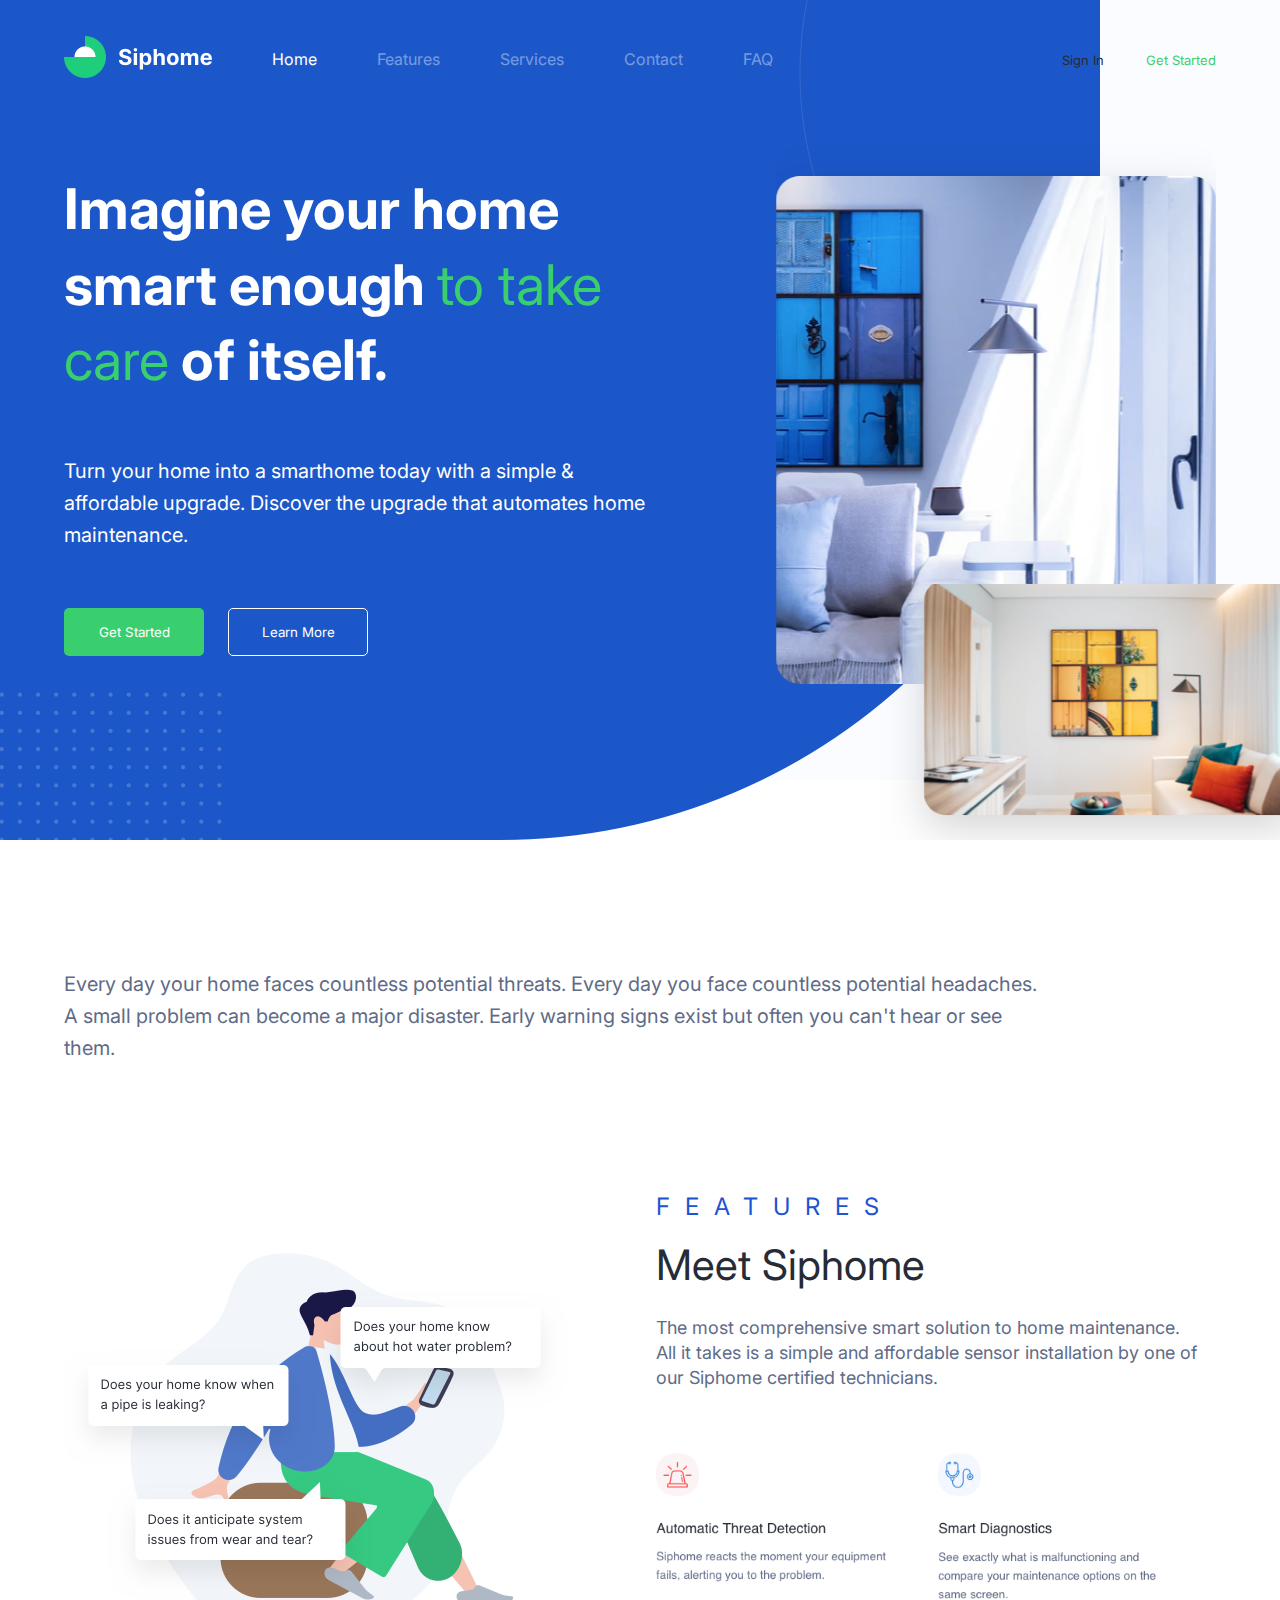
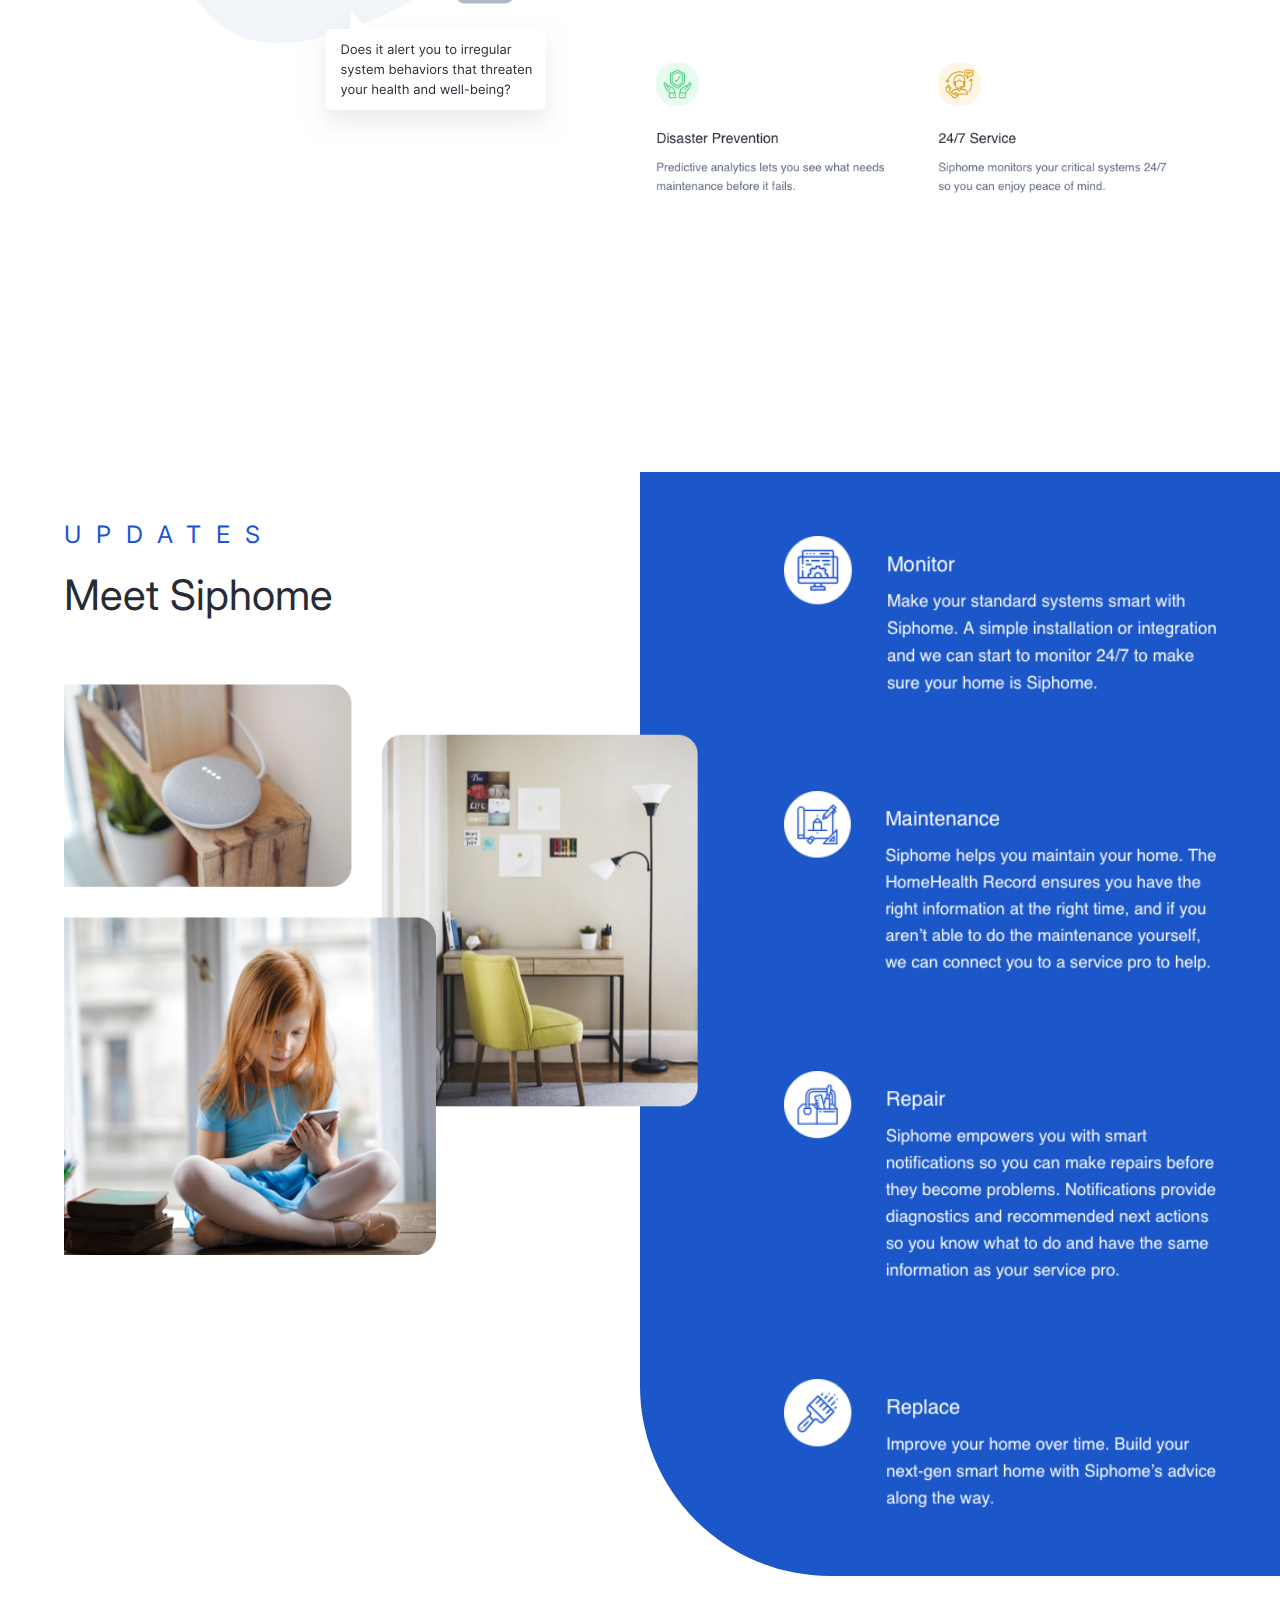
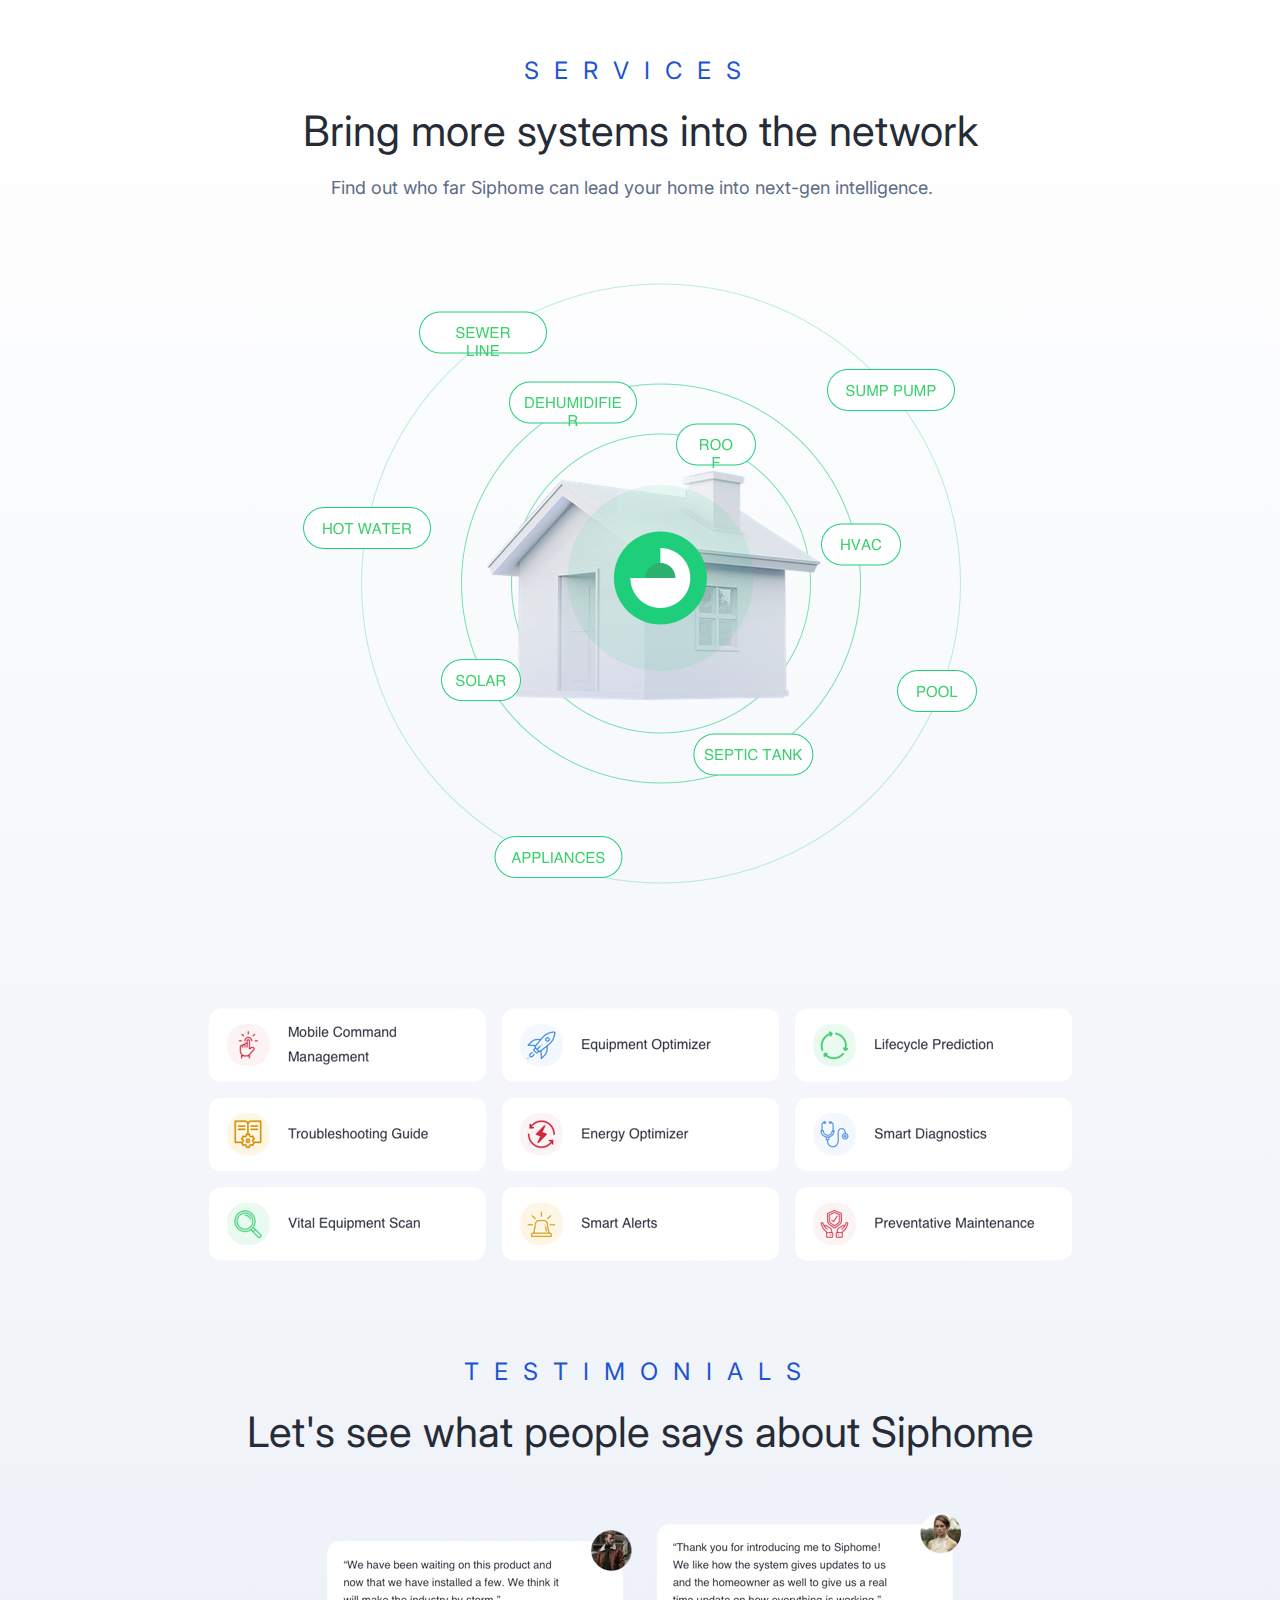
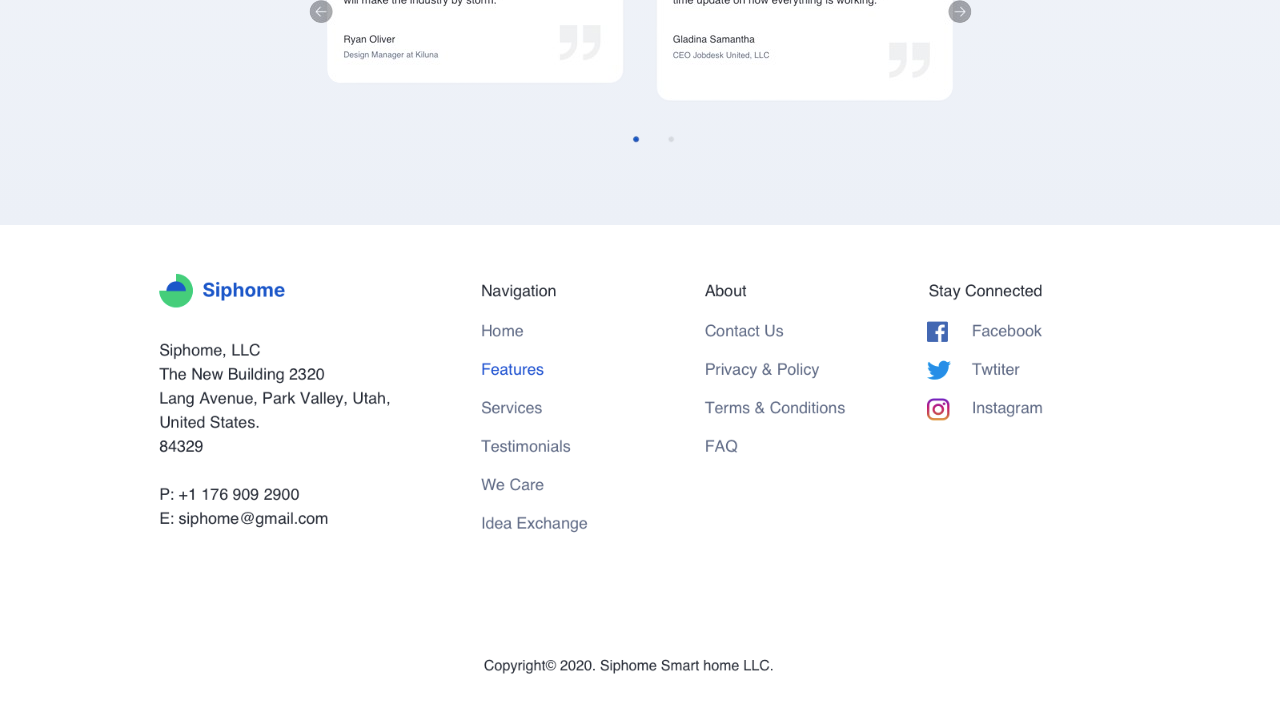
<file: index.html>
<!DOCTYPE html>
<html lang="en">
  <head>
    <meta charset="UTF-8" />
    <meta http-equiv="X-UA-Compatible" content="IE=edge" />
    <meta name="viewport" content="width=device-width, initial-scale=1.0" />
    <title>Siphome</title>
    <link rel="stylesheet" href="style.css" />
  </head>
  <body>
    <div class="hero">
      <header class="container">
        <nav class="main-nav">
          <div class="logo">
            <img src="./images/logo-1.png" alt="logo img" class="logo-img" />
          </div>
          <ul class="navmenu">
            <li class="nav-item">
              <a href="#" class="nav-link active">Home</a>
            </li>
            <li class="nav-item"><a href="#" class="nav-link">Features</a></li>
            <li class="nav-item"><a href="#" class="nav-link">Services</a></li>
            <li class="nav-item"><a href="#" class="nav-link">Contact</a></li>
            <li class="nav-item"><a href="#" class="nav-link">FAQ</a></li>
          </ul>
        </nav>
        <nav class="sub-nav">
          <ul class="navmenu">
            <li class="nav-item"><a href="" class="nav-link">Sign In</a></li>
            <li class="nav-item">
              <a href="" class="nav-link brand-highlight">Get Started</a>
            </li>
          </ul>
        </nav>
      </header>

      <div class="hero-content container">
        <div class="hero-leftside">
          <h1>
            Imagine your home smart enough
            <span class="brand-highlight"> to take care</span> of itself.
          </h1>
          <p>
            Turn your home into a smarthome today with a simple & affordable
            upgrade. Discover the upgrade that automates home maintenance.
          </p>
          <div class="hero-buttons">
            <button class="btn btn-primary">Get Started</button>
            <button class="btn btn-secondary">Learn More</button>
          </div>
        </div>
        <div class="hero-rightside">
          <img src="./images/img-1.png" alt="" class="rightside-corner" />
        </div>
      </div>
    </div>

    <section id="features">
      <!-- <img src="" alt="" class="features-topright-corner" /> -->
      <div class="container">
        <p class="starter-paragraph">
          Every day your home faces countless potential threats. Every day you
          face countless potential headaches. A small problem can become a major
          disaster. Early warning signs exist but often you can't hear or see
          them.
        </p>
        <div class="features-body">
          <div class="features-left">
            <img src="./images/illustration-2.png" alt="" />
          </div>
          <div class="features-right">
            <h2 class="features-secondary-title">FEATURES</h2>
            <h3 class="features-main-title">Meet Siphome</h3>
            <p class="section-paragraph">
              The most comprehensive smart solution to home maintenance. All it
              takes is a simple and affordable sensor installation by one of our
              Siphome certified technicians.
            </p>
            <div class="features-cards">
              <div class="features-card">
                <img src="./images/1-1.png" alt="" />
              </div>
              <div class="features-card">
                <img src="./images/2-1.png" alt="" />
              </div>
              <div class="features-card">
                <img src="./images/3-1.png" alt="" />
              </div>
              <div class="features-card">
                <img src="./images/4-1.png" alt="" />
              </div>
            </div>
          </div>
        </div>
      </div>
    </section>

    <section id="updates">
      <div class="container">
        <div class="updates-body">
          <div class="updates-left">
            <h2 class="updates-secondary-title">updates</h2>
            <h3 class="updates-main-title">Meet Siphome</h3>
            <img src="./images/image.png" alt="" />
          </div>
          <div class="updates-right">
            <div class="updates-cards">
              <div class="updates-card">
                <img src="./images/1.png" alt="" />
              </div>
              <div class="updates-card">
                <img src="./images/2.png" alt="" />
              </div>
              <div class="updates-card">
                <img src="./images/3.png" alt="" />
              </div>
              <div class="updates-card">
                <img src="./images/4.png" alt="" />
              </div>
            </div>
          </div>
        </div>
      </div>
      <div class="updates-bg"></div>
    </section>

    <section id="services">
      <div class="container">
        <div class="services-body">
          <h2 class="services-secondary-title">Services</h2>
          <h3 class="services-main-title">
            Bring more systems into the network
          </h3>
          <p class="section-paragraph">
            Find out who far Siphome can lead your home into next-gen
            intelligence.
          </p>
          <img src="./images/illustration-1.png" alt="" />
          <img src="./images/services-1.png" alt="" />
        </div>

        <div class="testimonials-body">
          <h2 class="services-secondary-title">Testimonials</h2>
          <h3 class="services-main-title">
            Let's see what people says about Siphome
          </h3>
          <img src="./images/Card/Plain/testimonials.png" alt="" />
        </div>
      </div>
    </section>

    <footer>
      <div class="container">
        <img src="./images/footer.png" alt="" />
      </div>
    </footer>
  </body>
</html>
</file>
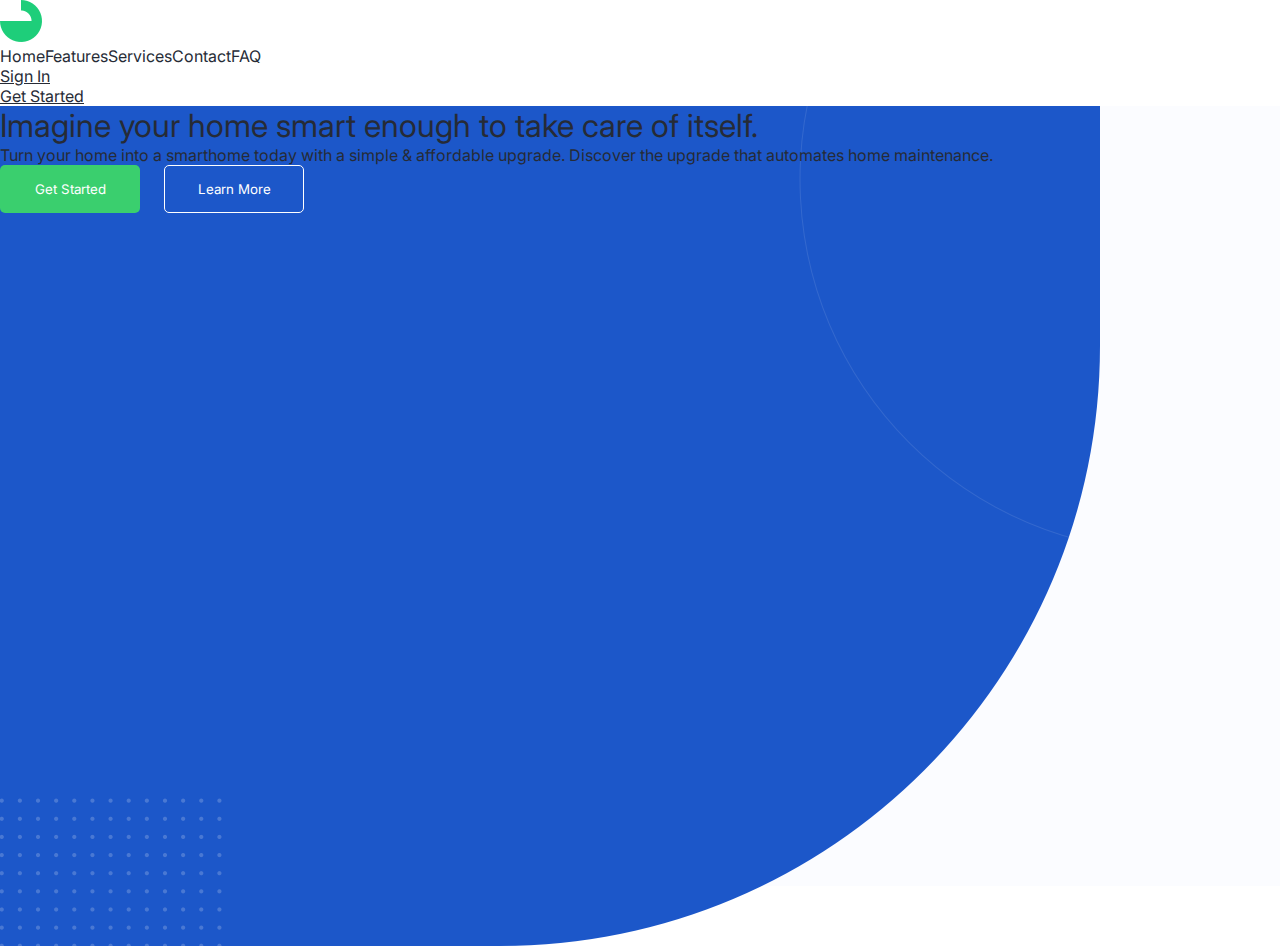
<file: index_old.html>
<!DOCTYPE html>
<html lang="en">
  <head>
    <meta charset="UTF-8" />
    <meta http-equiv="X-UA-Compatible" content="IE=edge" />
    <meta name="viewport" content="width=device-width, initial-scale=1.0" />
    <title>SMART HOME</title>
    <link rel="stylesheet" href="style.css" />
  </head>
  <body>
    <nav>
      <div class="logo">
        <img src="./images/logo-1.png" alt="" />
      </div>
      <ul class="navmenu">
        <li><a href="">Home</a></li>
        <li><a href="">Features</a></li>
        <li><a href="">Services</a></li>
        <li><a href="">Contact</a></li>
        <li><a href="">FAQ</a></li>
      </ul>
      <ul class="buttons">
        <li><a href="">Sign In</a></li>
        <li><a class="green" href="">Get Started</a></li>
      </ul>
    </nav>
    <div class="hero">
      <div class="hero__left">
        <div class="hero-left__content">
          <h1>
            Imagine your home smart enough
            <span class="green">to take care</span> of itself.
          </h1>
          <p>
            Turn your home into a smarthome today with a simple & affordable
            upgrade. Discover the upgrade that automates home maintenance.
          </p>
          <div class="hero__buttons">
            <button class="btn btn-primary">Get Started</button>
            <button class="btn btn-secondary">Learn More</button>
          </div>
        </div>
      </div>
      <div class="hero__right"></div>
    </div>
  </body>
</html>
</file>
<file: style.css>
@import url("https://fonts.googleapis.com/css2?family=Inter:wght@100;200;300;400;500;600;700;800;900&family=League+Spartan:wght@400;500;700&display=swap");

:root {
  --ff-primary: "Inter";
  --clr-primary: #3acf6e;
  --clr-primary-2: #1c57c9;
  --clr-primary-3: #2053d1;
  --clr-light: #fff;
  --clr-black: #000;
  --clr-dark: #262b36;
  --clr-gray: #606b86;
  --max-width-desktop: 1440px;
}

* {
  margin: 0;
  padding: 0;
  box-sizing: border-box;
  color: var(--clr-dark);
  font-weight: 400;
  font-family: "Inter", sans-serif;
}

.container {
  width: 90%;
  max-width: 1192px;
  margin: 0 auto;
}

/*Hero Section*/
.hero {
  height: 840px;
  background: url(./images/background.png);
  background-repeat: no-repeat;
  position: relative;
}

header {
  display: flex;
  align-items: center;
  justify-content: space-between;
  padding: 2.25rem 0 3.875rem;
}

.main-nav {
  display: flex;
  align-items: center;
}

.navmenu {
  margin: 0px;
  list-style: none;
  display: flex;
}

.navmenu a {
  text-decoration: none;
}
.navmenu a:hover {
  opacity: 60%;
}

.main-nav .nav-link {
  margin-left: 3.75em;
  color: #fff;
  opacity: 40%;
}

.sub-nav .nav-item {
  margin-left: 2.625em;
}
.sub-nav .nav-link {
  font-size: 13px;
}

.nav-item .active {
  opacity: 100%;
}

.brand-highlight {
  color: var(--clr-primary);
}

.hero-content {
  display: flex;
  justify-content: space-between;
}

.hero-leftside {
  display: flex;
  flex-direction: column;
  width: 37.5rem;
  justify-content: space-around;
}

.hero-leftside > * {
  color: var(--clr-light);
}

.hero-leftside h1 {
  font-size: 3.5rem;
  line-height: 1.345em;
  font-weight: 700;
}

.hero-leftside p {
  font-size: 1.25rem;
  line-height: 1.6em;
}

.btn {
  height: 3rem;
  width: 8.75rem;
  color: var(--clr-light);
  text-align: center;
  border: none;
  border-radius: 5px;
  margin-right: 1.25rem;
  /* font-weight: 700; */
}

.btn-primary {
  background: var(--clr-primary);
}

.btn-secondary {
  background: transparent;
  border: 1px solid var(--clr-light);
}

.hero-rightside {
  background: pink;
  background: url(./images/img.png);
  height: 540px;
  width: 440px;
  border-radius: 24px;
  background-position: top;
}

img.rightside-corner {
  height: 256px;
  width: 400px;
  position: absolute;
  bottom: 0;
  right: 0;
  object-fit: cover;
}

/*Features section*/

/* Features Section */

#features {
  min-height: 72rem;
  display: flex;
  flex-direction: column;
  align-items: center;
}

#features .starter-paragraph {
  font-size: 1.25rem;
  line-height: 1.6em;
  color: var(--clr-gray);
  margin: 8rem 0;
  width: 85%;
}

.features-body {
  display: flex;
  align-items: center;
  gap: 5.375rem;
}

.features-body .features-secondary-title {
  color: var(--clr-primary-3);
  letter-spacing: 0.625em;
  text-transform: uppercase;
}

.features-body .features-main-title {
  font-size: 2.625rem;
  color: var(--clr-dark);
  margin-top: 1.125rem;
  margin-bottom: 1.625rem;
}

.section-paragraph {
  font-size: 1.125rem;
  line-height: 1.556rem;
  color: var(--clr-gray);
  padding-right: 1rem;
  margin-bottom: 3.125rem;
}

.features-cards {
  display: flex;
  flex-wrap: wrap;
  gap: 1.875rem;
}

.features-cards .features-card {
  width: 45%;
}

.features-cards .features-card img {
  width: 100%;
}

/* Updates Section */

#updates {
  height: 69rem;
  display: flex;
  align-items: center;
  position: relative;
  margin-top: 5rem;
}

.updates-body {
  display: flex;
  align-items: start;
  gap: 5.375rem;
}

.updates-body .updates-left {
  display: flex;
  flex-direction: column;
  width: 55%;
}

.updates-body .updates-secondary-title {
  color: var(--clr-primary-3);
  letter-spacing: 0.625em;
  text-transform: uppercase;
  margin: 3rem 0 1.25rem;
}

.updates-body .updates-main-title {
  font-size: 2.625rem;
  color: var(--clr-dark);
  margin-bottom: 4rem;
}

.updates-body .updates-right {
  width: 45%;
}

.updates-bg {
  position: absolute;
  top: 0;
  right: 0;
  z-index: -1;
  width: 50%;
  height: 69rem;
  background-color: var(--clr-primary-2);
  border-bottom-left-radius: 11.875rem;
}

.updates-cards {
  height: 69rem;
  display: flex;
  flex-direction: column;
  justify-content: space-evenly;
  gap: 1.875rem;
}

.updates-cards .updates-card {
  width: 100%;
}

.updates-cards .updates-card img {
  width: 100%;
}

/* Services */

#services {
  min-height: 80vh;
  display: flex;
  align-items: center;
  position: relative;
  margin-top: 5rem;
  background-image: linear-gradient(
    180deg,
    rgba(255, 255, 255, 0) 0%,
    rgba(236, 240, 247, 1) 100%
  );
}

.services-body {
  display: flex;
  flex-direction: column;
  align-items: center;
  justify-content: center;
}

.services-secondary-title {
  color: var(--clr-primary-3);
  letter-spacing: 0.625em;
  text-transform: uppercase;
  margin-bottom: 1.25rem;
}

.services-main-title {
  font-size: 2.625rem;
  color: var(--clr-dark);
  margin-bottom: 1.25rem;
}

#services img {
  margin: 2rem 0 5rem;
}

.testimonials-body {
  display: flex;
  flex-direction: column;
  align-items: center;
  justify-content: center;
}

footer img {
  margin: 3rem 0;
  width: 100%;
}

/*Media Queries*/

@media screen and (min-width: 1441px) {
  .container {
    width: 80%;
    max-width: unset !important;
  }
}
</file>
